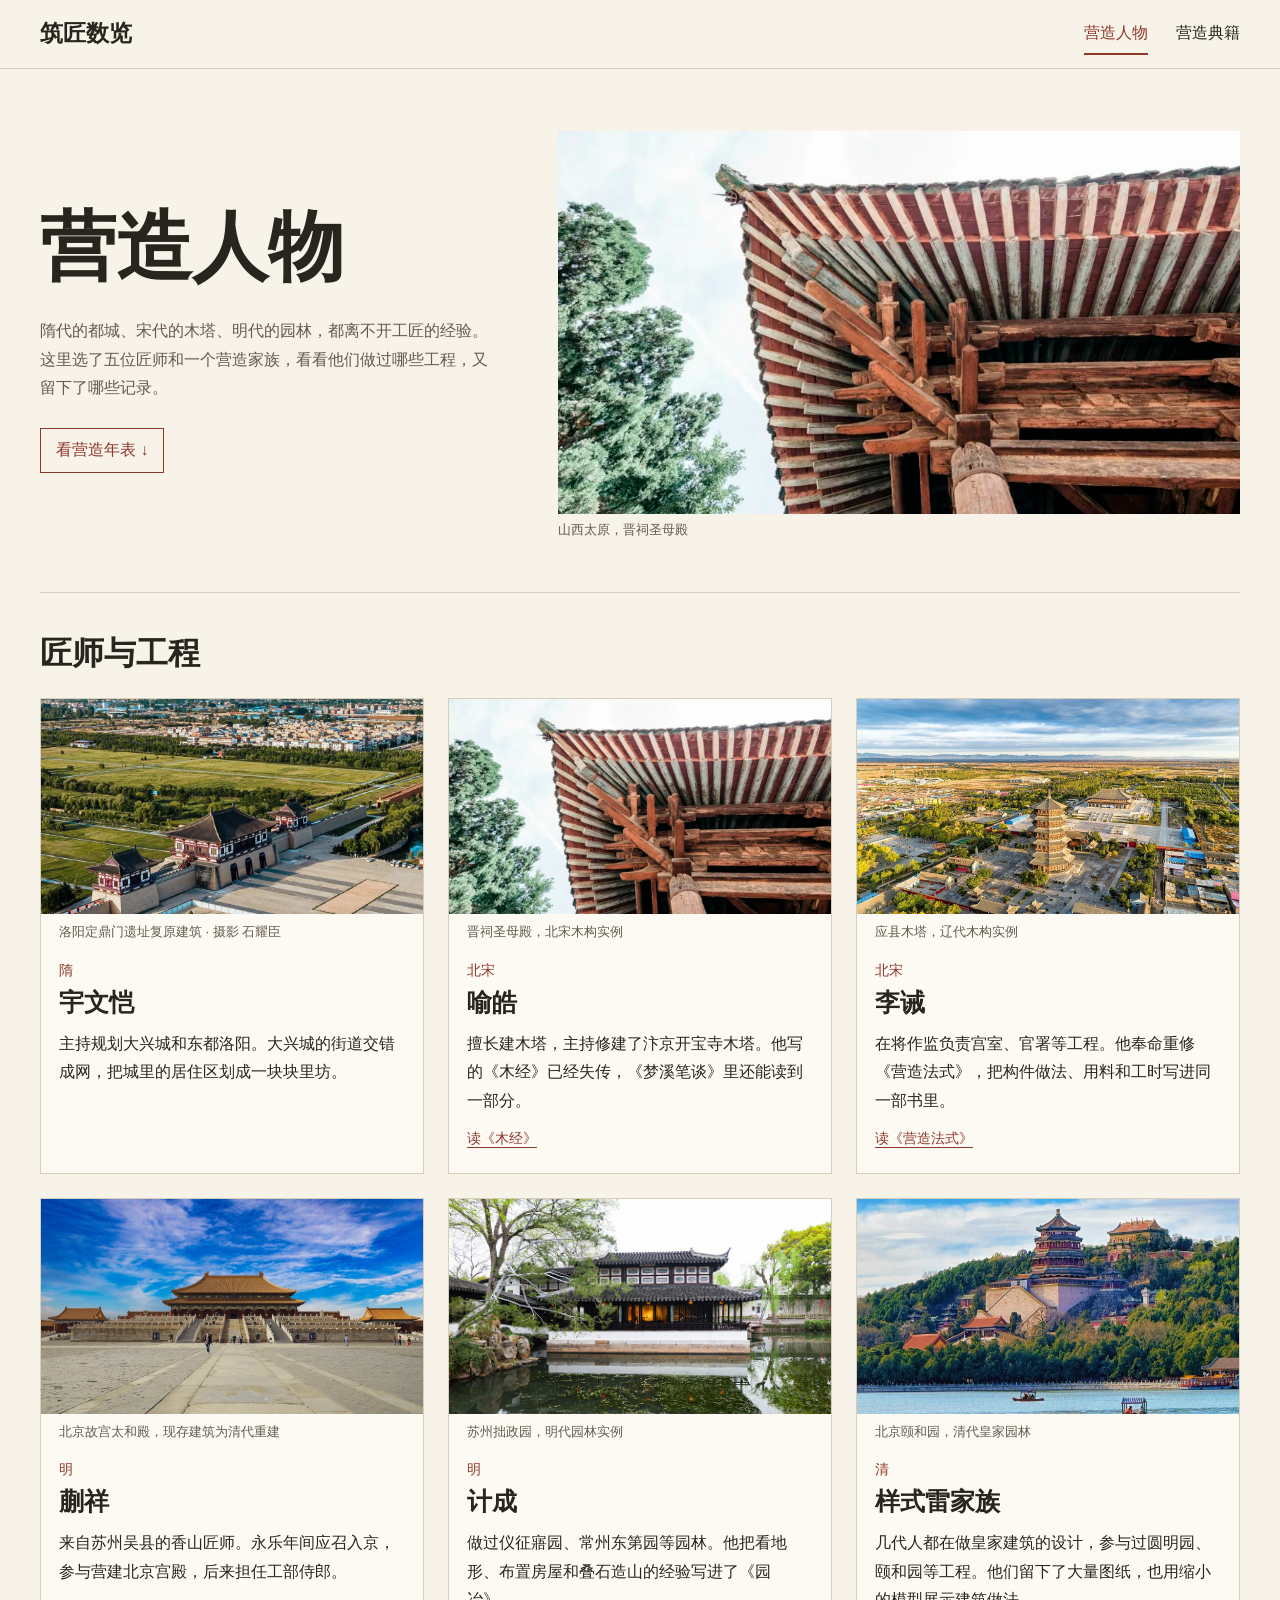
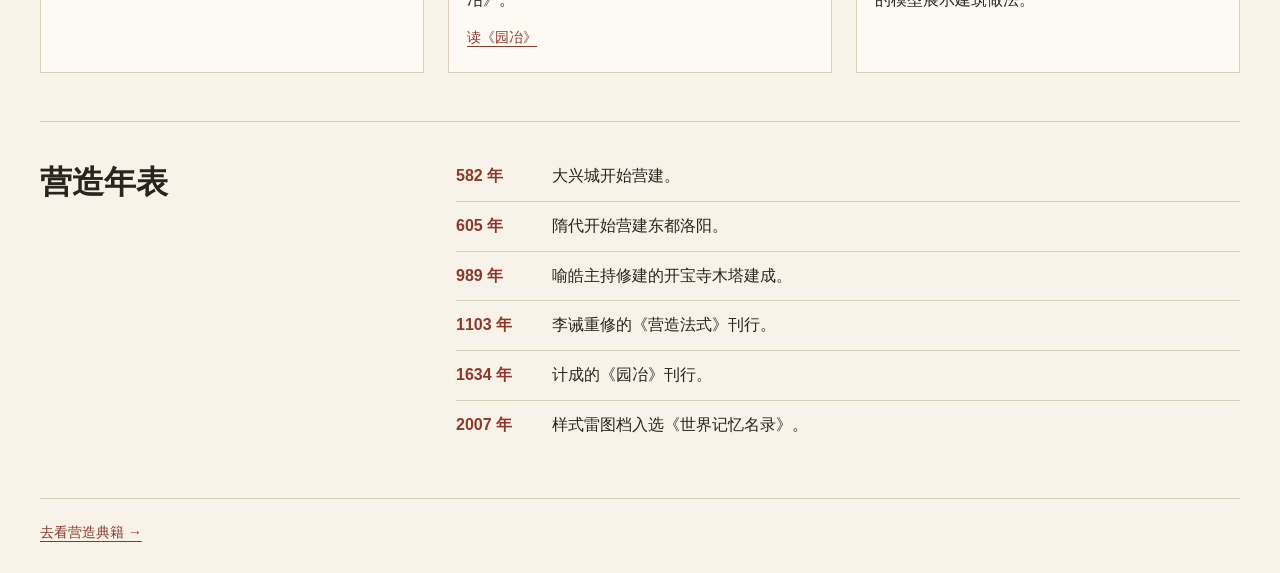
<file: index.html>
<!doctype html>
<html lang="zh-CN">
<head>
  <meta charset="utf-8">
  <meta name="viewport" content="width=device-width, initial-scale=1">
  <title>营造人物 · 筑匠数览</title>
  <link rel="stylesheet" href="style.css">
</head>
<body>
  <header class="site-header">
    <div class="wrap header-inner">
      <a class="brand" href="index.html">筑匠数览</a>
      <nav aria-label="页面导航">
        <a href="index.html" aria-current="page">营造人物</a>
        <a href="canon.html">营造典籍</a>
      </nav>
    </div>
  </header>

  <main class="wrap">
    <section class="intro" aria-labelledby="page-title">
      <div>
        <h1 id="page-title">营造人物</h1>
        <p>隋代的都城、宋代的木塔、明代的园林，都离不开工匠的经验。这里选了五位匠师和一个营造家族，看看他们做过哪些工程，又留下了哪些记录。</p>
        <a class="jump" href="#timeline">看营造年表 <span aria-hidden="true">↓</span></a>
      </div>
      <figure>
        <img src="res/dougong-jinci.jpg" alt="晋祠圣母殿屋檐下的斗拱">
        <figcaption>山西太原，晋祠圣母殿</figcaption>
      </figure>
    </section>

    <section class="section" aria-labelledby="people-title">
      <h2 id="people-title">匠师与工程</h2>
      <div class="people-grid">
        <article class="person">
          <figure>
            <img src="res/dingdingmen.jpg" alt="洛阳定鼎门遗址复原建筑" loading="lazy">
            <figcaption>洛阳定鼎门遗址复原建筑 · 摄影 石耀臣</figcaption>
          </figure>
          <div class="person-body">
            <p class="period">隋</p>
            <h3>宇文恺</h3>
            <p>主持规划大兴城和东都洛阳。大兴城的街道交错成网，把城里的居住区划成一块块里坊。</p>
          </div>
        </article>
        <article class="person">
          <figure>
            <img src="res/dougong-jinci.jpg" alt="晋祠圣母殿的木构屋檐" loading="lazy">
            <figcaption>晋祠圣母殿，北宋木构实例</figcaption>
          </figure>
          <div class="person-body">
            <p class="period">北宋</p>
            <h3 id="yuhao">喻皓</h3>
            <p>擅长建木塔，主持修建了汴京开宝寺木塔。他写的《木经》已经失传，《梦溪笔谈》里还能读到一部分。</p>
            <a class="text-link" href="canon.html#mujing">读《木经》</a>
          </div>
        </article>
        <article class="person">
          <figure>
            <img src="res/yingxian.jpg" alt="山西应县木塔" loading="lazy">
            <figcaption>应县木塔，辽代木构实例</figcaption>
          </figure>
          <div class="person-body">
            <p class="period">北宋</p>
            <h3 id="liji">李诫</h3>
            <p>在将作监负责宫室、官署等工程。他奉命重修《营造法式》，把构件做法、用料和工时写进同一部书里。</p>
            <a class="text-link" href="canon.html#fashi">读《营造法式》</a>
          </div>
        </article>
        <article class="person">
          <figure>
            <img src="res/taihedian.jpg" alt="北京故宫太和殿正面" loading="lazy">
            <figcaption>北京故宫太和殿，现存建筑为清代重建</figcaption>
          </figure>
          <div class="person-body">
            <p class="period">明</p>
            <h3>蒯祥</h3>
            <p>来自苏州吴县的香山匠师。永乐年间应召入京，参与营建北京宫殿，后来担任工部侍郎。</p>
          </div>
        </article>
        <article class="person">
          <figure>
            <img src="res/zhuozhengyuan.jpg" alt="苏州拙政园的池水与楼阁" loading="lazy">
            <figcaption>苏州拙政园，明代园林实例</figcaption>
          </figure>
          <div class="person-body">
            <p class="period">明</p>
            <h3 id="jicheng">计成</h3>
            <p>做过仪征寤园、常州东第园等园林。他把看地形、布置房屋和叠石造山的经验写进了《园冶》。</p>
            <a class="text-link" href="canon.html#yuanye">读《园冶》</a>
          </div>
        </article>
        <article class="person">
          <figure>
            <img src="res/yiheyuan.jpg" alt="北京颐和园昆明湖与佛香阁" loading="lazy">
            <figcaption>北京颐和园，清代皇家园林</figcaption>
          </figure>
          <div class="person-body">
            <p class="period">清</p>
            <h3>样式雷家族</h3>
            <p>几代人都在做皇家建筑的设计，参与过圆明园、颐和园等工程。他们留下了大量图纸，也用缩小的模型展示建筑做法。</p>
          </div>
        </article>
      </div>
    </section>

    <section class="section timeline-section" id="timeline" aria-labelledby="timeline-title">
      <h2 id="timeline-title">营造年表</h2>
      <ol class="timeline">
        <li><time datetime="582">582 年</time><p>大兴城开始营建。</p></li>
        <li><time datetime="605">605 年</time><p>隋代开始营建东都洛阳。</p></li>
        <li><time datetime="989">989 年</time><p>喻皓主持修建的开宝寺木塔建成。</p></li>
        <li><time datetime="1103">1103 年</time><p>李诫重修的《营造法式》刊行。</p></li>
        <li><time datetime="1634">1634 年</time><p>计成的《园冶》刊行。</p></li>
        <li><time datetime="2007">2007 年</time><p>样式雷图档入选《世界记忆名录》。</p></li>
      </ol>
    </section>
  </main>

  <footer class="wrap site-footer">
    <a class="text-link" href="canon.html">去看营造典籍 <span aria-hidden="true">→</span></a>
  </footer>
</body>
</html>
</file>
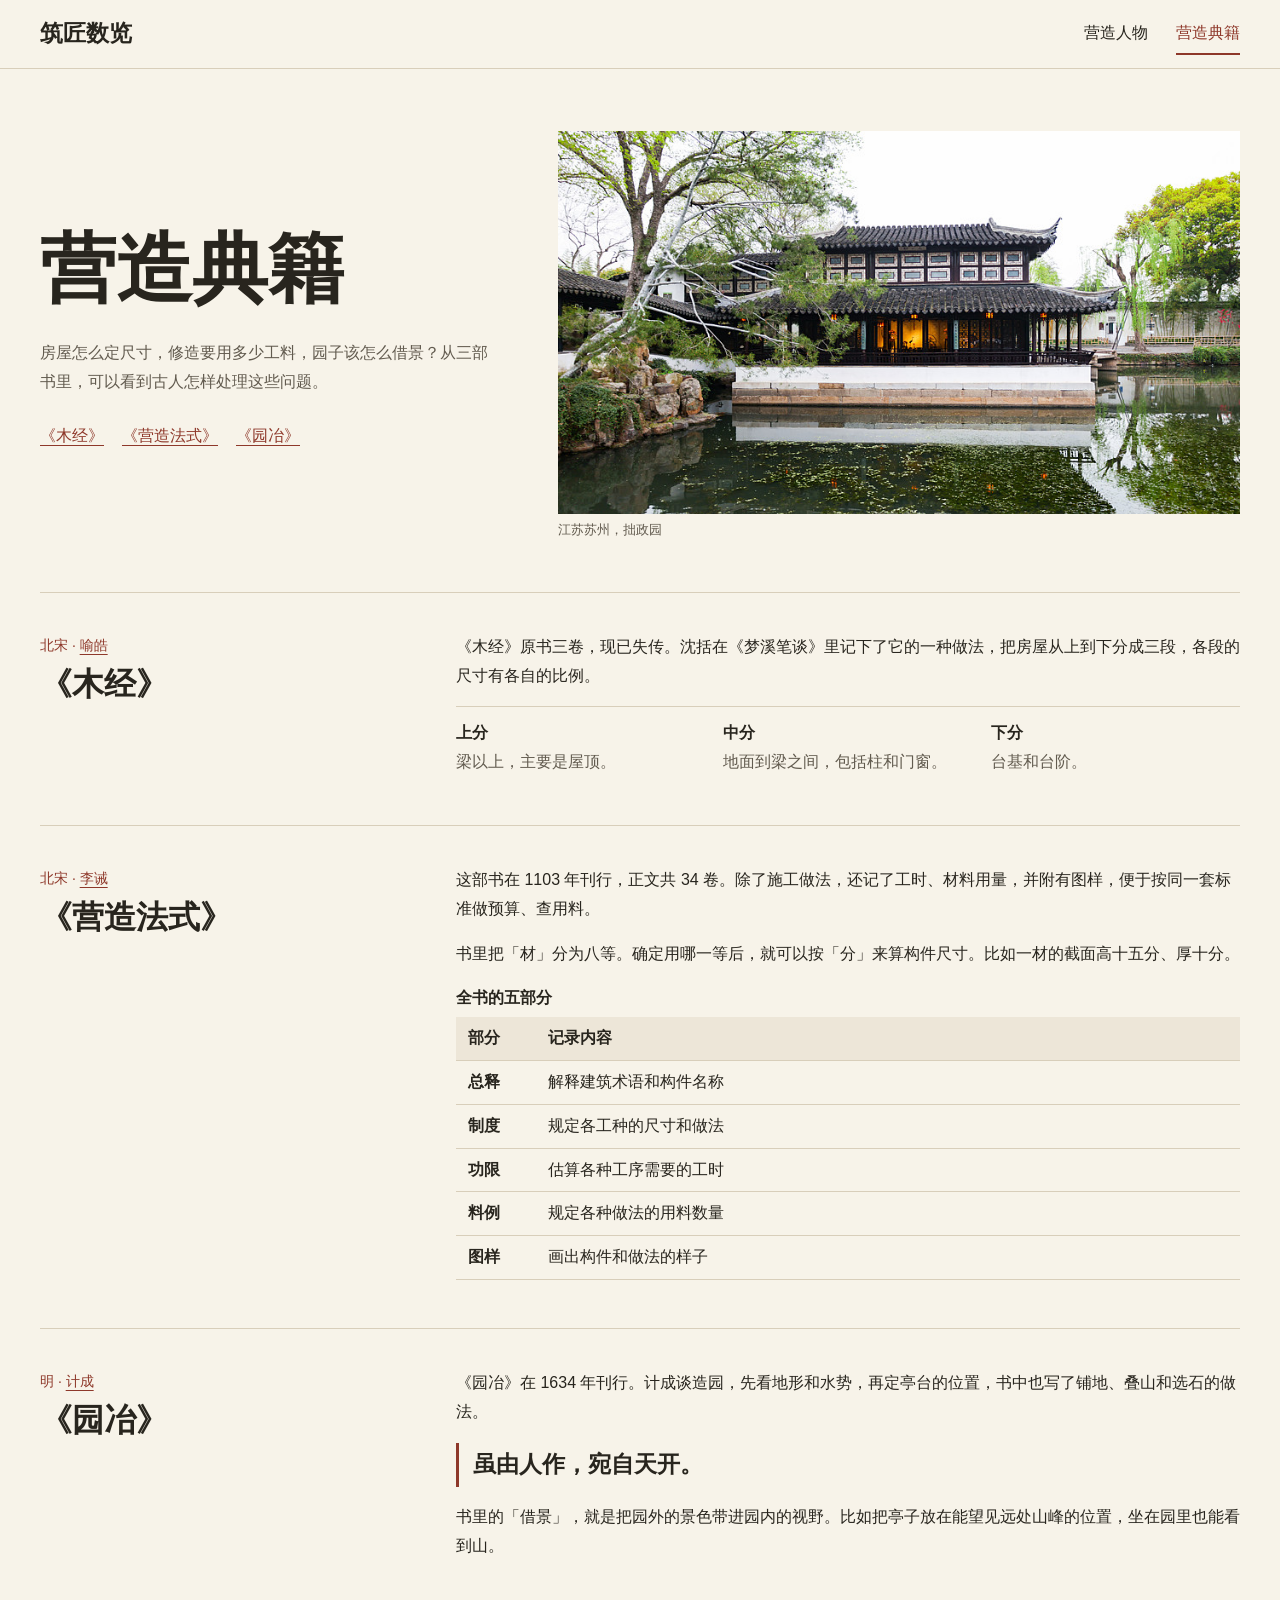
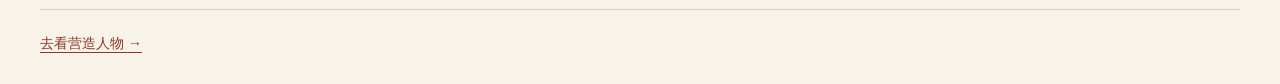
<file: canon.html>
<!doctype html>
<html lang="zh-CN">
<head>
  <meta charset="utf-8">
  <meta name="viewport" content="width=device-width, initial-scale=1">
  <title>营造典籍 · 筑匠数览</title>
  <link rel="stylesheet" href="style.css">
</head>
<body>
  <header class="site-header">
    <div class="wrap header-inner">
      <a class="brand" href="index.html">筑匠数览</a>
      <nav aria-label="页面导航">
        <a href="index.html">营造人物</a>
        <a href="canon.html" aria-current="page">营造典籍</a>
      </nav>
    </div>
  </header>

  <main class="wrap">
    <section class="intro" aria-labelledby="page-title">
      <div>
        <h1 id="page-title">营造典籍</h1>
        <p>房屋怎么定尺寸，修造要用多少工料，园子该怎么借景？从三部书里，可以看到古人怎样处理这些问题。</p>
        <nav class="contents" aria-label="典籍目录">
          <a href="#mujing">《木经》</a>
          <a href="#fashi">《营造法式》</a>
          <a href="#yuanye">《园冶》</a>
        </nav>
      </div>
      <figure>
        <img src="res/zhuozhengyuan.jpg" alt="拙政园的亭子、池塘和树木">
        <figcaption>江苏苏州，拙政园</figcaption>
      </figure>
    </section>

    <section class="section book" id="mujing" aria-labelledby="mujing-title">
      <div class="book-heading">
        <p class="period">北宋 · <a href="index.html#yuhao">喻皓</a></p>
        <h2 id="mujing-title">《木经》</h2>
      </div>
      <div class="book-body">
        <p>《木经》原书三卷，现已失传。沈括在《梦溪笔谈》里记下了它的一种做法，把房屋从上到下分成三段，各段的尺寸有各自的比例。</p>
        <dl class="house-parts">
          <div><dt>上分</dt><dd>梁以上，主要是屋顶。</dd></div>
          <div><dt>中分</dt><dd>地面到梁之间，包括柱和门窗。</dd></div>
          <div><dt>下分</dt><dd>台基和台阶。</dd></div>
        </dl>
      </div>
    </section>

    <section class="section book" id="fashi" aria-labelledby="fashi-title">
      <div class="book-heading">
        <p class="period">北宋 · <a href="index.html#liji">李诫</a></p>
        <h2 id="fashi-title">《营造法式》</h2>
      </div>
      <div class="book-body">
        <p>这部书在 1103 年刊行，正文共 34 卷。除了施工做法，还记了工时、材料用量，并附有图样，便于按同一套标准做预算、查用料。</p>
        <p>书里把「材」分为八等。确定用哪一等后，就可以按「分」来算构件尺寸。比如一材的截面高十五分、厚十分。</p>
        <table>
          <caption>全书的五部分</caption>
          <thead><tr><th scope="col">部分</th><th scope="col">记录内容</th></tr></thead>
          <tbody>
            <tr><th scope="row">总释</th><td>解释建筑术语和构件名称</td></tr>
            <tr><th scope="row">制度</th><td>规定各工种的尺寸和做法</td></tr>
            <tr><th scope="row">功限</th><td>估算各种工序需要的工时</td></tr>
            <tr><th scope="row">料例</th><td>规定各种做法的用料数量</td></tr>
            <tr><th scope="row">图样</th><td>画出构件和做法的样子</td></tr>
          </tbody>
        </table>
      </div>
    </section>

    <section class="section book" id="yuanye" aria-labelledby="yuanye-title">
      <div class="book-heading">
        <p class="period">明 · <a href="index.html#jicheng">计成</a></p>
        <h2 id="yuanye-title">《园冶》</h2>
      </div>
      <div class="book-body">
        <p>《园冶》在 1634 年刊行。计成谈造园，先看地形和水势，再定亭台的位置，书中也写了铺地、叠山和选石的做法。</p>
        <blockquote>虽由人作，宛自天开。</blockquote>
        <p>书里的「借景」，就是把园外的景色带进园内的视野。比如把亭子放在能望见远处山峰的位置，坐在园里也能看到山。</p>
      </div>
    </section>
  </main>

  <footer class="wrap site-footer">
    <a class="text-link" href="index.html">去看营造人物 <span aria-hidden="true">→</span></a>
  </footer>
</body>
</html>
</file>
<file: style.css>
@charset "utf-8";

:root {
  --paper: #f7f3e9;
  --ink: #28251e;
  --muted: #625b4f;
  --line: #d8ceba;
  --accent: #8e382a;
  --serif: "Noto Serif SC", "Songti SC", SimSun, serif;
  --sans: "Noto Sans SC", "Microsoft YaHei", "PingFang SC", sans-serif;
}

* { box-sizing: border-box; }

body {
  margin: 0;
  background: var(--paper);
  color: var(--ink);
  font: 16px/1.8 var(--sans);
}

h1, h2, h3, p, figure, dl, dd, blockquote { margin: 0; }
h1, h2, h3 { font-family: var(--serif); line-height: 1.3; }
h2 { font-size: 32px; }
h3 { font-size: 25px; }
a { color: inherit; }
a:focus-visible { outline: 2px solid var(--accent); outline-offset: 5px; }
img { display: block; width: 100%; object-fit: cover; }

.wrap { width: calc(100% - 80px); max-width: 1200px; margin: 0 auto; }
.site-header { border-bottom: 1px solid var(--line); }

.header-inner, .site-footer {
  display: flex;
  align-items: center;
  justify-content: space-between;
  gap: 16px 32px;
}

.header-inner { min-height: 68px; }
.brand { font: 700 23px/1.4 var(--serif); text-decoration: none; }
.header-inner nav, .contents { display: flex; flex-wrap: wrap; gap: 8px 28px; }
.header-inner nav a { padding: 6px 0; text-decoration: none; }
.header-inner nav a:hover, .header-inner nav a[aria-current="page"] { color: var(--accent); }
.header-inner nav a[aria-current="page"] { border-bottom: 2px solid currentColor; }

.intro {
  display: grid;
  grid-template-columns: minmax(0, 2fr) minmax(0, 3fr);
  align-items: center;
  gap: clamp(24px, 5vw, 76px);
  padding: 62px 0 52px;
}

.intro h1 { font-size: clamp(44px, 6vw, 76px); }
.intro p { margin: 20px 0 25px; max-width: 28em; color: var(--muted); }
.intro img { aspect-ratio: 16 / 9; background: #e6decf; }

figcaption {
  padding-top: 6px;
  font-size: 13px;
  line-height: 1.5;
  color: var(--muted);
}

.jump {
  display: inline-block;
  padding: 7px 15px;
  border: 1px solid var(--accent);
  color: var(--accent);
  text-decoration: none;
}

.jump:hover { background: var(--accent); color: var(--paper); }
.contents { gap: 7px 18px; }
.contents a, .text-link, .book-heading a { color: var(--accent); text-underline-offset: 4px; }
.section { border-top: 1px solid var(--line); padding: 40px 0 48px; }

.people-grid {
  display: grid;
  grid-template-columns: repeat(3, minmax(0, 1fr));
  gap: 24px;
  margin-top: 24px;
}

.person { background: #fdfaf3; border: 1px solid var(--line); }
.person img { aspect-ratio: 16 / 9; background: #e6decf; }
.person figcaption { padding: 8px 18px 0; }
.person-body { padding: 16px 18px 20px; }
.period { color: var(--accent); font-size: 14px; }
.person h3 { margin: 4px 0 10px; }
.person-body .text-link { display: inline-block; margin-top: 10px; font-size: 14px; }
.timeline-section { display: grid; grid-template-columns: minmax(10em, 1fr) 2fr; gap: 24px; }
.timeline { padding: 0; margin: 0; list-style: none; }

.timeline li {
  display: grid;
  grid-template-columns: 5em minmax(0, 1fr);
  gap: 16px;
  padding: 10px 0;
  border-bottom: 1px solid var(--line);
}

.timeline li:first-child { padding-top: 0; }
.timeline li:last-child { border-bottom: 0; }
.timeline time { font-weight: 700; color: var(--accent); }

.book {
  display: grid;
  grid-template-columns: minmax(12em, 1fr) minmax(0, 2fr);
  gap: 24px;
}

.book-heading h2 { margin-top: 6px; }
.book-body > * + * { margin-top: 16px; }

.house-parts {
  display: grid;
  grid-template-columns: repeat(3, minmax(0, 1fr));
  border-top: 1px solid var(--line);
  gap: 12px 18px;
  padding-top: 12px;
}

.house-parts dt { font-weight: 700; }
.house-parts dd { color: var(--muted); }
table { width: 100%; border-collapse: collapse; text-align: left; }
caption { text-align: left; padding-bottom: 4px; font-weight: 700; }
th, td { padding: 7px 12px; border-bottom: 1px solid var(--line); }
th:first-child { width: 5em; }
thead { background: #ede6d8; }

blockquote {
  border-left: 3px solid var(--accent);
  padding: 5px 14px;
  font: 700 23px/1.5 var(--serif);
}

[id] { scroll-margin-top: 20px; }
.site-footer { padding: 21px 0 28px; border-top: 1px solid var(--line); color: var(--muted); font-size: 14px; }

@media (max-width: 850px) {
  .wrap { width: calc(100% - 48px); }
  .people-grid { grid-template-columns: repeat(2, minmax(0, 1fr)); }
}

@media (max-width: 620px) {
  .wrap { width: calc(100% - 32px); }
  .header-inner { flex-wrap: wrap; padding: 12px 0; }
  .header-inner nav { gap: 14px; }
  .intro, .people-grid, .timeline-section, .book { grid-template-columns: 1fr; }
  .intro { padding: 32px 0; }
  .section { padding: 28px 0 34px; }
  .house-parts { grid-template-columns: 1fr; }
  .site-footer { flex-wrap: wrap; }
}
</file>
